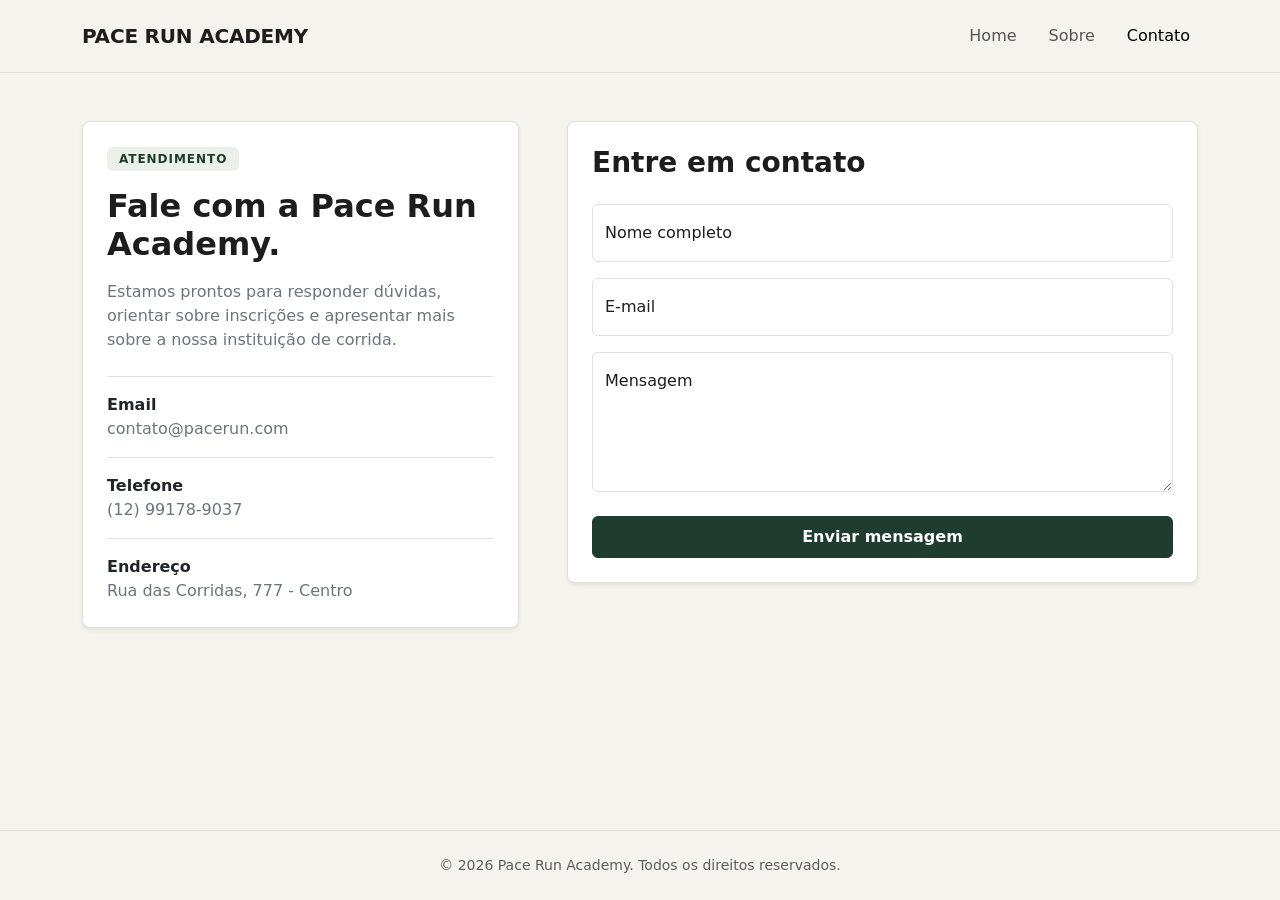
<file: contato.html>
<!DOCTYPE html>
<html lang="pt-BR">
<head>
    <meta charset="UTF-8">
    <meta name="viewport" content="width=device-width, initial-scale=1.0">
    <title>Contato | Pace Run Academy</title>
    <link href="https://cdn.jsdelivr.net/npm/bootstrap@5.3.3/dist/css/bootstrap.min.css" rel="stylesheet" integrity="sha384-QWTKZyjpPEjISv5WaRU9OFeRpok6YctnYmDr5pNlyT2bRjXh0JMhjY6hW+ALEwIH" crossorigin="anonymous">
    <link rel="stylesheet" href="style.css">
</head>
<body>

    <header class="sticky-top">
        <nav class="navbar navbar-expand-lg site-navbar py-3">
            <div class="container">
                <a class="navbar-brand brand-title fs-5" href="index.html">PACE RUN ACADEMY</a>
                <button class="navbar-toggler" type="button" data-bs-toggle="collapse" data-bs-target="#navMenu" aria-controls="navMenu" aria-expanded="false" aria-label="Alternar navegação">
                    <span class="navbar-toggler-icon"></span>
                </button>
                <div class="collapse navbar-collapse" id="navMenu">
                    <ul class="navbar-nav ms-auto mb-2 mb-lg-0 gap-lg-3 fw-medium">
                        <li class="nav-item">
                            <a class="nav-link" href="index.html">Home</a>
                        </li>
                        <li class="nav-item">
                            <a class="nav-link" href="sobre.html">Sobre</a>
                        </li>
                        <li class="nav-item">
                            <a class="nav-link active" aria-current="page" href="contato.html">Contato</a>
                        </li>
                    </ul>
                </div>
            </div>
        </nav>
    </header>

    <main class="py-5">
        <section class="container">
            <div class="row g-5">
                <div class="col-lg-5">
                    <div class="p-4 custom-card h-100 shadow-sm">
                        <span class="badge tag-badge text-uppercase fw-bold mb-3">Atendimento</span>
                        <h1 class="h2 fw-bold mb-3">Fale com a Pace Run Academy.</h1>
                        <p class="text-secondary mb-4">
                            Estamos prontos para responder dúvidas, orientar sobre inscrições e apresentar
                            mais sobre a nossa instituição de corrida.
                        </p>

                        <div class="d-flex flex-column gap-3 border-top pt-3">
                            <div>
                                <strong class="d-block text-dark">Email</strong>
                                <span class="text-secondary">contato@pacerun.com</span>
                            </div>
                            <div class="border-top pt-3">
                                <strong class="d-block text-dark">Telefone</strong>
                                <span class="text-secondary">(12) 99178-9037</span>
                            </div>
                            <div class="border-top pt-3">
                                <strong class="d-block text-dark">Endereço</strong>
                                <span class="text-secondary">Rua das Corridas, 777 - Centro</span>
                            </div>
                        </div>
                    </div>
                </div>

                <div class="col-lg-7">
                    <div class="p-4 custom-card shadow-sm">
                        <h2 class="h3 fw-bold mb-4">Entre em contato</h2>
                        
                        <form action="https://api.web3forms.com/submit" method="POST">
                            <input type="hidden" name="access_key" value="1286a922-49c1-4cbc-b11e-c13dcc66813e">

                            <div class="form-floating mb-3">
                                <input type="text" class="form-control" id="nome" name="nome" placeholder="Seu nome" required>
                                <label for="nome">Nome completo</label>
                            </div>

                            <div class="form-floating mb-3">
                                <input type="email" class="form-control" id="email" name="email" placeholder="seuemail@email.com" required>
                                <label for="email">E-mail</label>
                            </div>

                            <div class="form-floating mb-4">
                                <textarea class="form-control" id="mensagem" name="mensagem" placeholder="Escreva sua mensagem..." style="height: 140px;" required></textarea>
                                <label for="mensagem">Mensagem</label>
                            </div>

                            <button type="submit" class="btn btn-pace rounded-2 w-100 py-2">Enviar mensagem</button>
                        </form>
                    </div>
                </div>
            </div>
        </section>
    </main>

    <footer class="py-4 text-center">
        <div class="container">
            <p class="m-0">© 2026 Pace Run Academy. Todos os direitos reservados.</p>
        </div>
    </footer>

    <script src="https://cdn.jsdelivr.net/npm/bootstrap@5.3.3/dist/js/bootstrap.bundle.min.js" integrity="sha384-YvpcrYf0tY3lHB60NNkmXc5s9fDVZLESaAA55NDzOxhy9GkcIdslK1eN7N6jIeHz" crossorigin="anonymous"></script>
</body>
</html>
</file>
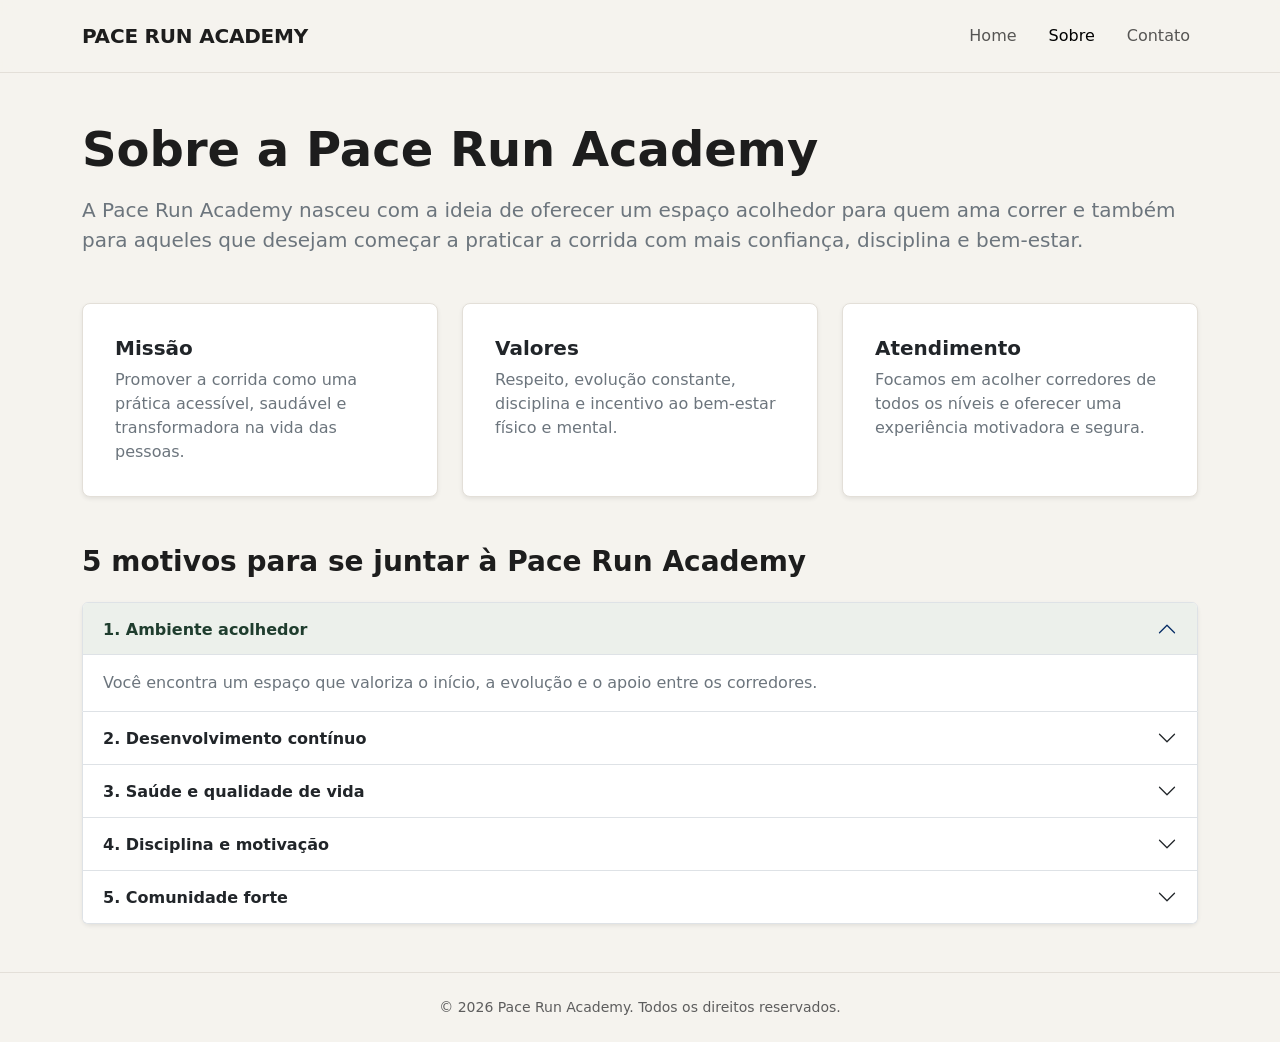
<file: sobre.html>
<!DOCTYPE html>
<html lang="pt-BR">
<head>
    <meta charset="UTF-8">
    <meta name="viewport" content="width=device-width, initial-scale=1.0">
    <title>Sobre | Pace Run Academy</title>
    <link href="https://cdn.jsdelivr.net/npm/bootstrap@5.3.3/dist/css/bootstrap.min.css" rel="stylesheet" integrity="sha384-QWTKZyjpPEjISv5WaRU9OFeRpok6YctnYmDr5pNlyT2bRjXh0JMhjY6hW+ALEwIH" crossorigin="anonymous">
    <link rel="stylesheet" href="style.css">
</head>
<body>

    <header class="sticky-top">
        <nav class="navbar navbar-expand-lg site-navbar py-3">
            <div class="container">
                <a class="navbar-brand brand-title fs-5" href="index.html">PACE RUN ACADEMY</a>
                <button class="navbar-toggler" type="button" data-bs-toggle="collapse" data-bs-target="#navMenu" aria-controls="navMenu" aria-expanded="false" aria-label="Alternar navegação">
                    <span class="navbar-toggler-icon"></span>
                </button>
                <div class="collapse navbar-collapse" id="navMenu">
                    <ul class="navbar-nav ms-auto mb-2 mb-lg-0 gap-lg-3 fw-medium">
                        <li class="nav-item">
                            <a class="nav-link" href="index.html">Home</a>
                        </li>
                        <li class="nav-item">
                            <a class="nav-link active" aria-current="page" href="sobre.html">Sobre</a>
                        </li>
                        <li class="nav-item">
                            <a class="nav-link" href="contato.html">Contato</a>
                        </li>
                    </ul>
                </div>
            </div>
        </nav>
    </header>

    <main class="py-5">
        <section class="container">
            <div class="mb-5">
                <h1 class="display-5 fw-bold mb-3">Sobre a Pace Run Academy</h1>
                <p class="lead text-secondary max-width-700">
                    A Pace Run Academy nasceu com a ideia de oferecer um espaço acolhedor para quem ama correr
                    e também para aqueles que desejam começar a praticar a corrida com mais confiança, disciplina e bem-estar.
                </p>
            </div>

            <div class="row g-4 mb-5">
                <div class="col-md-4">
                    <div class="card custom-card h-100 p-3 shadow-sm">
                        <div class="card-body">
                            <h2 class="h5 card-title fw-bold">Missão</h2>
                            <p class="card-text text-secondary">Promover a corrida como uma prática acessível, saudável e transformadora na vida das pessoas.</p>
                        </div>
                    </div>
                </div>
                <div class="col-md-4">
                    <div class="card custom-card h-100 p-3 shadow-sm">
                        <div class="card-body">
                            <h2 class="h5 card-title fw-bold">Valores</h2>
                            <p class="card-text text-secondary">Respeito, evolução constante, disciplina e incentivo ao bem-estar físico e mental.</p>
                        </div>
                    </div>
                </div>
                <div class="col-md-4">
                    <div class="card custom-card h-100 p-3 shadow-sm">
                        <div class="card-body">
                            <h2 class="h5 card-title fw-bold">Atendimento</h2>
                            <p class="card-text text-secondary">Focamos em acolher corredores de todos os níveis e oferecer uma experiência motivadora e segura.</p>
                        </div>
                    </div>
                </div>
            </div>

            <div class="mt-5">
                <h2 class="h3 fw-bold mb-4">5 motivos para se juntar à Pace Run Academy</h2>
                <div class="accordion custom-card shadow-sm border-0" id="motivosAccordion">
                    <div class="accordion-item">
                        <h2 class="accordion-header">
                            <button class="accordion-button fw-bold" type="button" data-bs-toggle="collapse" data-bs-target="#motivo1" aria-expanded="true" aria-controls="motivo1">
                                1. Ambiente acolhedor
                            </button>
                        </h2>
                        <div id="motivo1" class="accordion-collapse collapse show" data-bs-parent="#motivosAccordion">
                            <div class="accordion-body text-secondary">
                                Você encontra um espaço que valoriza o início, a evolução e o apoio entre os corredores.
                            </div>
                        </div>
                    </div>

                    <div class="accordion-item">
                        <h2 class="accordion-header">
                            <button class="accordion-button collapsed fw-bold" type="button" data-bs-toggle="collapse" data-bs-target="#motivo2" aria-expanded="false" aria-controls="motivo2">
                                2. Desenvolvimento contínuo
                            </button>
                        </h2>
                        <div id="motivo2" class="accordion-collapse collapse" data-bs-parent="#motivosAccordion">
                            <div class="accordion-body text-secondary">
                                Nosso foco é ajudar cada pessoa a melhorar progressivamente, com consistência e objetivos reais.
                            </div>
                        </div>
                    </div>

                    <div class="accordion-item">
                        <h2 class="accordion-header">
                            <button class="accordion-button collapsed fw-bold" type="button" data-bs-toggle="collapse" data-bs-target="#motivo3" aria-expanded="false" aria-controls="motivo3">
                                3. Saúde e qualidade de vida
                            </button>
                        </h2>
                        <div id="motivo3" class="accordion-collapse collapse" data-bs-parent="#motivosAccordion">
                            <div class="accordion-body text-secondary">
                                A corrida é uma excelente forma de fortalecer o corpo, melhorar o humor e estimular hábitos saudáveis.
                            </div>
                        </div>
                    </div>

                    <div class="accordion-item">
                        <h2 class="accordion-header">
                            <button class="accordion-button collapsed fw-bold" type="button" data-bs-toggle="collapse" data-bs-target="#motivo4" aria-expanded="false" aria-controls="motivo4">
                                4. Disciplina e motivação
                            </button>
                        </h2>
                        <div id="motivo4" class="accordion-collapse collapse" data-bs-parent="#motivosAccordion">
                            <div class="accordion-body text-secondary">
                                Você passa a desenvolver rotina, foco e perseverança, pilares importantes para evoluir na corrida e na vida.
                            </div>
                        </div>
                    </div>

                    <div class="accordion-item">
                        <h2 class="accordion-header">
                            <button class="accordion-button collapsed fw-bold" type="button" data-bs-toggle="collapse" data-bs-target="#motivo5" aria-expanded="false" aria-controls="motivo5">
                                5. Comunidade forte
                            </button>
                        </h2>
                        <div id="motivo5" class="accordion-collapse collapse" data-bs-parent="#motivosAccordion">
                            <div class="accordion-body text-secondary">
                                Fazer parte da Pace Run Academy significa estar em um grupo que valoriza esforço, superação e apoio mútuo.
                            </div>
                        </div>
                    </div>
                </div>
            </div>
        </section>
    </main>

    <footer class="py-4 text-center">
        <div class="container">
            <p class="m-0">© 2026 Pace Run Academy. Todos os direitos reservados.</p>
        </div>
    </footer>

    <script src="https://cdn.jsdelivr.net/npm/bootstrap@5.3.3/dist/js/bootstrap.bundle.min.js" integrity="sha384-YvpcrYf0tY3lHB60NNkmXc5s9fDVZLESaAA55NDzOxhy9GkcIdslK1eN7N6jIeHz" crossorigin="anonymous"></script>
</body>
</html>
</file>
<file: style.css>
:root {
  --bg-color: #f5f3ee;
  --panel-color: #ffffff;
  --border-color: #e3dfd8;
  --text-color: #1d1d1d;
  --muted-color: #5d5d5d;
  --accent-color: #1f3d2e;
  --accent-hover: #152b20;
  --accent-soft: #ecf0eb;
}

body {
  background-color: var(--bg-color);
  color: var(--text-color);
  font-family: system-ui, -apple-system, BlinkMacSystemFont, 'Segoe UI', Roboto, sans-serif;
  display: flex;
  flex-direction: column;
  min-height: 100vh;
}

.site-navbar {
  background: rgba(245, 243, 238, 0.95) !important;
  backdrop-filter: blur(8px);
  border-bottom: 1px solid var(--border-color);
}

.brand-title {
  font-weight: 700;
  letter-spacing: -0.01em;
  color: var(--text-color) !important;
}

.btn-pace {
  background-color: var(--accent-color);
  color: #ffffff !important;
  border: 1px solid var(--accent-color);
  font-weight: 600;
  padding: 10px 22px;
  transition: all 0.2s ease;
}

.btn-pace:hover {
  background-color: var(--accent-hover);
  border-color: var(--accent-hover);
  transform: translateY(-1px);
}

.btn-pace-outline {
  background-color: transparent;
  color: var(--text-color);
  border: 1px solid var(--border-color);
  font-weight: 600;
  padding: 10px 22px;
  transition: all 0.2s ease;
}

.btn-pace-outline:hover {
  background-color: #eae6df;
  color: var(--text-color);
}

.custom-card {
  background-color: var(--panel-color);
  border: 1px solid var(--border-color);
  border-radius: 8px;
  transition: transform 0.2s ease, box-shadow 0.2s ease;
}

.custom-card:hover {
  transform: translateY(-3px);
  box-shadow: 0 10px 20px rgba(0, 0, 0, 0.05);
}

.contact-highlight-box {
  background-color: var(--accent-soft);
  border: 1px solid var(--border-color);
  border-radius: 8px;
}

.accordion-button:not(.collapsed) {
  background-color: var(--accent-soft);
  color: var(--accent-color);
}

.accordion-button:focus {
  box-shadow: none;
  border-color: var(--accent-color);
}

.tag-badge {
  background-color: var(--accent-soft) !important;
  color: var(--accent-color) !important;
  font-size: 0.75rem;
  letter-spacing: 0.08em;
  padding: 6px 12px;
}

footer {
  margin-top: auto;
  border-top: 1px solid var(--border-color);
  color: var(--muted-color);
  font-size: 0.875rem;
}
</file>
